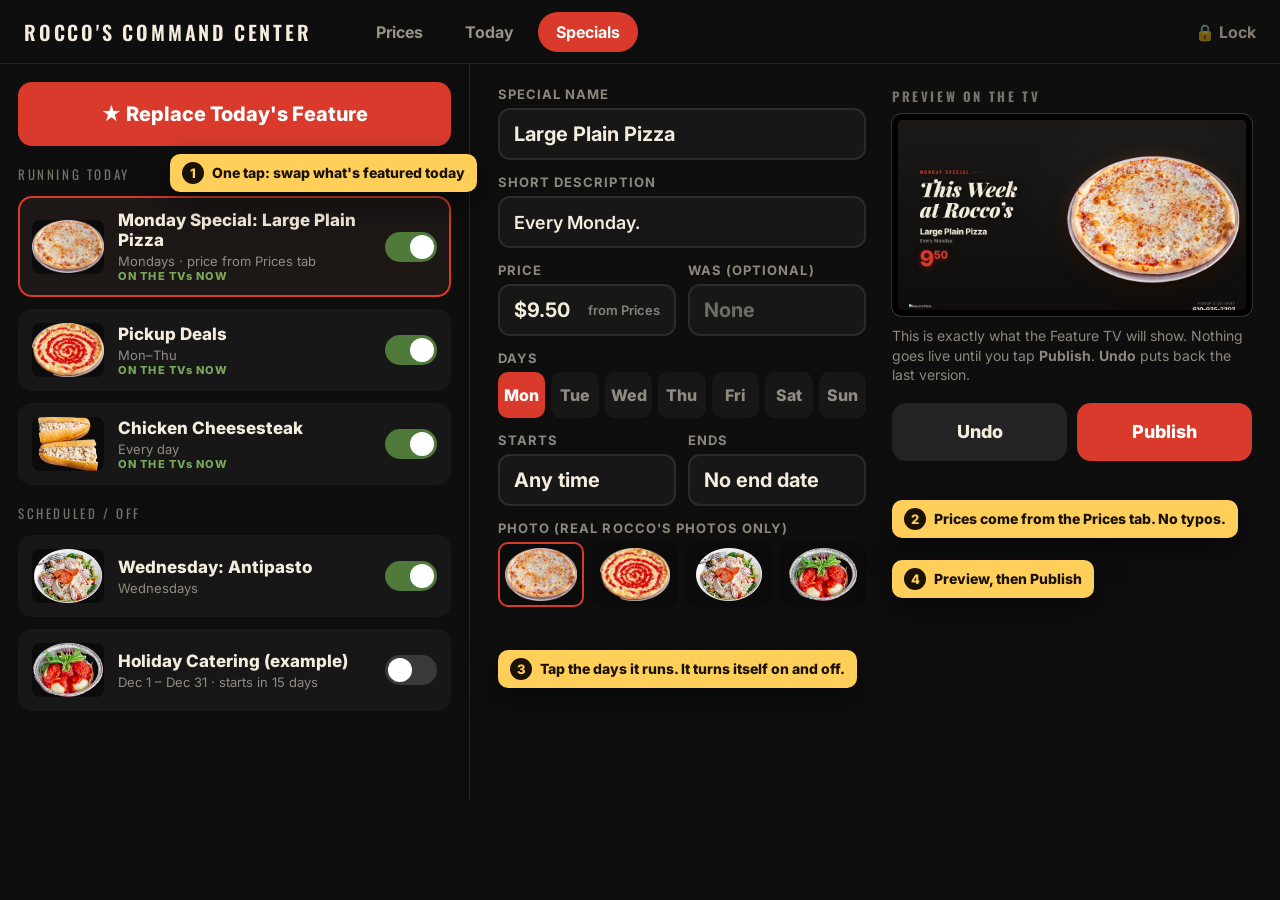
<file: boards/specials-demo.html>
<!DOCTYPE html>
<html lang="en">
<head>
<meta charset="utf-8">
<title>Command Center: Specials (design demo)</title>
<!--
  DESIGN DEMO ONLY (not wired up): how George updates a special on the
  Fire tablet. This is the planned "Specials" tab of the command center.
  Every field maps to the brief's specials engine; prices still come
  from the Prices tab, so a special can never show a made-up price.
-->
<link href="https://fonts.googleapis.com/css2?family=Inter:wght@500;600;700;800&family=Oswald:wght@500;600&display=swap" rel="stylesheet">
<style>
  * { box-sizing: border-box; margin: 0; padding: 0; }
  body { width: 1280px; height: 800px; overflow: hidden; background: #0e0e0e; color: #f4ecdd; font-family: "Inter", sans-serif; }
  header { height: 64px; display: flex; align-items: center; gap: 18px; padding: 0 24px; border-bottom: 1px solid #262626; }
  header .brand { font-family: "Oswald", sans-serif; font-weight: 600; letter-spacing: .14em; text-transform: uppercase; font-size: 20px; }
  header nav { display: flex; gap: 6px; margin-left: 28px; }
  header nav span { padding: 10px 18px; border-radius: 999px; font-weight: 700; font-size: 16px; color: rgba(244,236,221,.6); }
  header nav span.on { background: #d93a2b; color: #fff; }
  header .lock { margin-left: auto; font-weight: 700; color: rgba(244,236,221,.5); }
  main { display: grid; grid-template-columns: 470px 1fr; height: 736px; }
  .list { border-right: 1px solid #262626; padding: 18px; display: flex; flex-direction: column; gap: 12px; }
  .replace { display: flex; align-items: center; justify-content: center; gap: 10px; height: 64px; border-radius: 14px; background: #d93a2b; color: #fff; font-weight: 800; font-size: 20px; }
  .lh { font-family: "Oswald", sans-serif; letter-spacing: .2em; text-transform: uppercase; font-size: 13px; color: rgba(244,236,221,.45); margin-top: 6px; }
  .sp { display: grid; grid-template-columns: 72px 1fr auto; gap: 14px; align-items: center; padding: 12px; border-radius: 14px; background: #171717; border: 2px solid transparent; }
  .sp.sel { border-color: #d93a2b; background: #1d1716; }
  .sp img { width: 72px; height: 54px; object-fit: contain; background: #0b0b0b; border-radius: 8px; }
  .sp .t { font-weight: 800; font-size: 17px; }
  .sp .m { font-size: 13px; color: rgba(244,236,221,.55); margin-top: 3px; }
  .sp .live { font-size: 11px; font-weight: 800; letter-spacing: .1em; color: #79a85b; }
  .tog { width: 52px; height: 30px; border-radius: 999px; background: #3a3a3a; position: relative; }
  .tog::after { content: ""; position: absolute; top: 3px; left: 3px; width: 24px; height: 24px; border-radius: 50%; background: #fff; }
  .tog.on { background: #4f7a3a; } .tog.on::after { left: 25px; }
  .edit { padding: 22px 28px; display: grid; grid-template-columns: 1fr 360px; gap: 26px; }
  .f { margin-bottom: 14px; }
  .f label { display: block; font-size: 13px; font-weight: 700; color: rgba(244,236,221,.55); margin-bottom: 6px; text-transform: uppercase; letter-spacing: .08em; }
  .f .in { height: 52px; border-radius: 12px; background: #171717; border: 2px solid #2b2b2b; display: flex; align-items: center; padding: 0 14px; font-size: 20px; font-weight: 700; }
  .f .in.price { justify-content: space-between; }
  .f .in.price small { font-size: 13px; color: rgba(244,236,221,.5); font-weight: 600; }
  .row2 { display: grid; grid-template-columns: 1fr 1fr; gap: 12px; }
  .days { display: flex; gap: 6px; }
  .days span { flex: 1; height: 46px; border-radius: 10px; display: flex; align-items: center; justify-content: center; font-weight: 800; background: #171717; color: rgba(244,236,221,.55); }
  .days span.on { background: #d93a2b; color: #fff; }
  .photos { display: grid; grid-template-columns: repeat(4, 1fr); gap: 8px; }
  .photos img { width: 100%; aspect-ratio: 4/3; object-fit: contain; background: #0b0b0b; border-radius: 10px; border: 2px solid transparent; padding: 4px; }
  .photos img.on { border-color: #d93a2b; }
  .pv h4 { font-family: "Oswald", sans-serif; letter-spacing: .2em; text-transform: uppercase; font-size: 13px; color: rgba(244,236,221,.45); margin-bottom: 8px; }
  .pv .tv { width: 360px; height: 202px; border-radius: 10px; overflow: hidden; border: 6px solid #000; box-shadow: 0 0 0 1px #333; background: #000; position: relative; }
  .pv .tv img { width: 1920px; height: 1080px; transform: scale(.1823); transform-origin: 0 0; }
  .pv .note { font-size: 14px; color: rgba(244,236,221,.55); margin-top: 10px; line-height: 1.4; }
  .actions { display: flex; gap: 10px; margin-top: 18px; }
  .actions span { flex: 1; height: 58px; border-radius: 14px; display: flex; align-items: center; justify-content: center; font-weight: 800; font-size: 18px; }
  .actions .save { background: #d93a2b; color: #fff; } .actions .undo { background: #232323; }
  .tip { position: absolute; background: #ffcf5a; color: #1a1205; font-weight: 800; font-size: 14px; padding: 8px 12px; border-radius: 10px; box-shadow: 0 10px 30px rgba(0,0,0,.5); }
  .tip::before { content: attr(data-n); display: inline-flex; width: 22px; height: 22px; border-radius: 50%; background: #1a1205; color: #ffcf5a; align-items: center; justify-content: center; margin-right: 8px; font-size: 13px; }
</style>
</head>
<body>
<header>
  <div class="brand">Rocco's Command Center</div>
  <nav><span>Prices</span><span>Today</span><span class="on">Specials</span></nav>
  <div class="lock">&#128274; Lock</div>
</header>
<main>
  <div class="list">
    <div class="replace">&#9733; Replace Today's Feature</div>
    <div class="lh">Running today</div>
    <div class="sp sel"><img src="img/pizza-cheese.webp"><div><div class="t">Monday Special: Large Plain Pizza</div><div class="m">Mondays &middot; price from Prices tab</div><div class="live">ON THE TVs NOW</div></div><div class="tog on"></div></div>
    <div class="sp"><img src="img/pizza-jersey-shore.webp"><div><div class="t">Pickup Deals</div><div class="m">Mon&ndash;Thu</div><div class="live">ON THE TVs NOW</div></div><div class="tog on"></div></div>
    <div class="sp"><img src="img/chicken-cheesesteak.webp"><div><div class="t">Chicken Cheesesteak</div><div class="m">Every day</div><div class="live">ON THE TVs NOW</div></div><div class="tog on"></div></div>
    <div class="lh">Scheduled / off</div>
    <div class="sp"><img src="img/antipasto.webp"><div><div class="t">Wednesday: Antipasto</div><div class="m">Wednesdays</div></div><div class="tog on"></div></div>
    <div class="sp"><img src="img/ravioli-tray.webp"><div><div class="t">Holiday Catering (example)</div><div class="m">Dec 1 &ndash; Dec 31 &middot; starts in 15 days</div></div><div class="tog"></div></div>
  </div>
  <div class="edit">
    <div>
      <div class="f"><label>Special name</label><div class="in">Large Plain Pizza</div></div>
      <div class="f"><label>Short description</label><div class="in" style="font-size:18px;font-weight:600">Every Monday.</div></div>
      <div class="row2">
        <div class="f"><label>Price</label><div class="in price">$9.50 <small>from Prices</small></div></div>
        <div class="f"><label>Was (optional)</label><div class="in price" style="color:rgba(244,236,221,.4)">None</div></div>
      </div>
      <div class="f"><label>Days</label><div class="days"><span class="on">Mon</span><span>Tue</span><span>Wed</span><span>Thu</span><span>Fri</span><span>Sat</span><span>Sun</span></div></div>
      <div class="row2">
        <div class="f"><label>Starts</label><div class="in">Any time</div></div>
        <div class="f"><label>Ends</label><div class="in">No end date</div></div>
      </div>
      <div class="f"><label>Photo (real Rocco's photos only)</label>
        <div class="photos"><img class="on" src="img/pizza-cheese.webp"><img src="img/pizza-jersey-shore.webp"><img src="img/antipasto.webp"><img src="img/ravioli-tray.webp"></div></div>
    </div>
    <div class="pv">
      <h4>Preview on the TV</h4>
      <div class="tv"><img src="demo-weekly.jpg"></div>
      <div class="note">This is exactly what the Feature TV will show. Nothing goes live until you tap <b>Publish</b>. <b>Undo</b> puts back the last version.</div>
      <div class="actions"><span class="undo">Undo</span><span class="save">Publish</span></div>
    </div>
  </div>
</main>
<div class="tip" data-n="1" style="left:170px;top:154px">One tap: swap what's featured today</div>
<div class="tip" data-n="2" style="left:892px;top:500px">Prices come from the Prices tab. No typos.</div>
<div class="tip" data-n="3" style="left:498px;top:650px">Tap the days it runs. It turns itself on and off.</div>
<div class="tip" data-n="4" style="left:892px;top:560px">Preview, then Publish</div>
</body>
</html>
</file>
